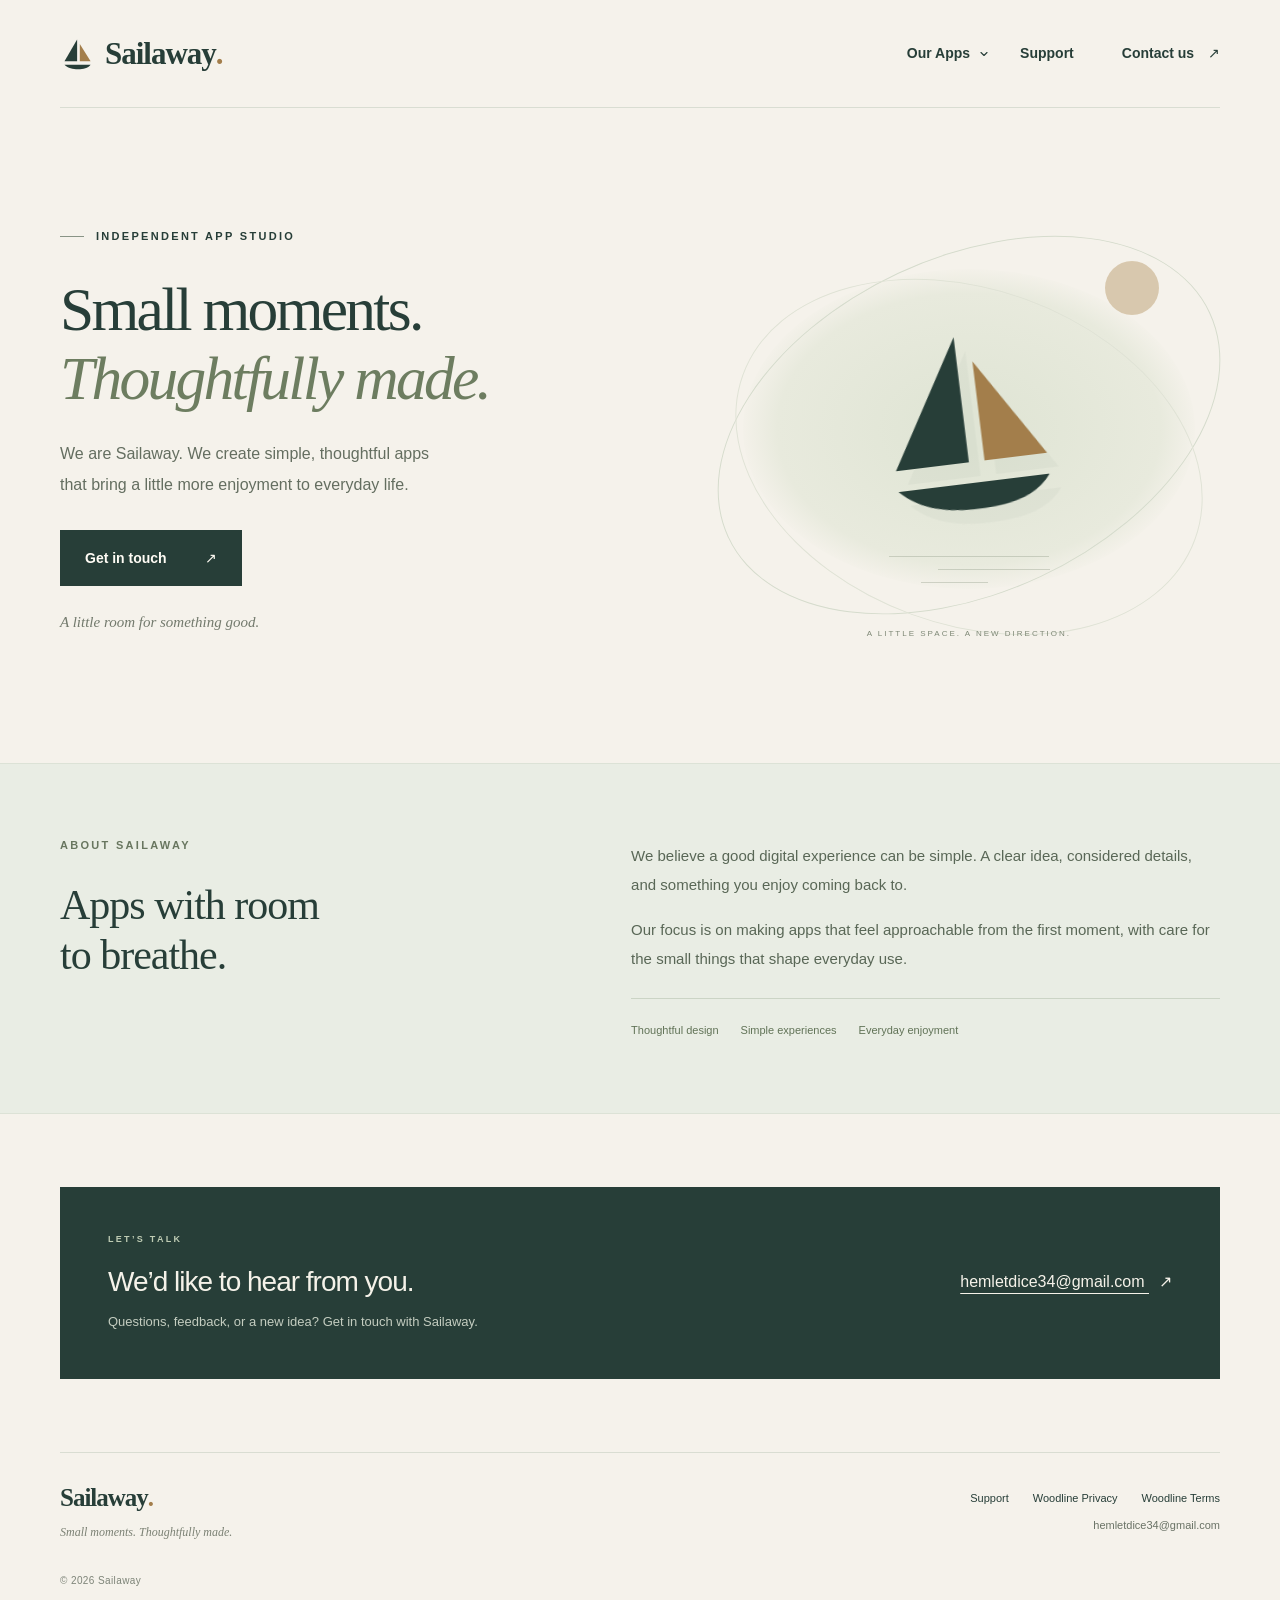
<file: index.html>
<!doctype html>
<html lang="en"><head>
<meta charset="utf-8"><meta name="viewport" content="width=device-width, initial-scale=1"><meta name="theme-color" content="#f5f2eb">
<meta name="description" content="Sailaway is an independent app studio creating simple, thoughtful digital experiences for everyday life."><meta property="og:title" content="Sailaway — Small moments. Thoughtfully made."><meta property="og:description" content="Sailaway is an independent app studio creating simple, thoughtful digital experiences for everyday life."><meta property="og:type" content="website">
<title>Sailaway — Small moments. Thoughtfully made.</title><link rel="icon" href="assets/sailaway.svg" type="image/svg+xml"><link rel="stylesheet" href="assets/site.css?v=2"><script src="assets/site.js?v=2" defer></script>
</head><body><a class="skip-link" href="#main">Skip to content</a>
<header class="site-header wrap">
  <a class="brand" href="./" aria-label="Sailaway home"><img src="assets/sailaway.svg" width="36" height="36" alt="">Sailaway<span class="brand-dot">.</span></a>
  <nav aria-label="Main navigation">
    <details class="apps-dropdown">
      <summary>Our Apps <svg class="dropdown-chevron" width="12" height="12" viewBox="0 0 16 16" fill="none" aria-hidden="true"><path d="m4 6 4 4 4-4" stroke="currentColor" stroke-width="1.5" stroke-linecap="round" stroke-linejoin="round"/></svg></summary>
      <div class="apps-panel"><p class="apps-label">MADE BY SAILAWAY</p><ul><li><a class="app-menu-link" href="woodline/"><img src="assets/woodline-icon.webp" width="48" height="48" alt=""><span><strong>Woodline</strong><small>Wood block puzzle</small></span><span class="app-menu-arrow" aria-hidden="true">↗</span></a></li><li><a class="app-menu-link" href="lastroad/"><svg width="48" height="48" viewBox="0 0 48 48" aria-hidden="true"><rect width="48" height="48" rx="11" fill="#1f2a24"/><path d="M20 40 23 8h2l3 32z" fill="#f5f2eb" opacity=".9"/><path d="M24 12v6m0 6v6" stroke="#1f2a24" stroke-width="2"/></svg><span><strong>LastRoad</strong><small>Zombie survival story</small></span><span class="app-menu-arrow" aria-hidden="true">↗</span></a></li></ul></div>
    </details>
    <a href="support.html">Support</a>
    <a class="nav-contact" href="mailto:hemletdice34@gmail.com">Contact us <span aria-hidden="true">↗</span></a>
  </nav>
</header>
<main id="main">
  <section class="wrap company-hero" aria-labelledby="company-title">
    <div class="company-copy"><p class="eyebrow"><span class="tiny-line"></span> INDEPENDENT APP STUDIO</p><h1 id="company-title">Small moments.<br><em>Thoughtfully made.</em></h1><p class="company-lead">We are Sailaway. We create simple, thoughtful apps that bring a little more enjoyment to everyday life.</p><a class="button button-dark" href="mailto:hemletdice34@gmail.com">Get in touch <span aria-hidden="true">↗</span></a><p class="hero-note">A little room for something good.</p></div>
    <div class="company-art" aria-hidden="true"><div class="sail-orbit orbit-one"></div><div class="sail-orbit orbit-two"></div><div class="sail-sun"></div><img class="company-sail" src="assets/sailaway.svg" width="260" height="260" alt=""><span class="sea-line sea-one"></span><span class="sea-line sea-two"></span><span class="sea-line sea-three"></span><span class="company-art-label">A LITTLE SPACE. A NEW DIRECTION.</span></div>
  </section>
  <section class="company-about" aria-labelledby="about-title"><div class="wrap company-about-grid"><div><p class="eyebrow">ABOUT SAILAWAY</p><h2 id="about-title">Apps with room<br>to breathe.</h2></div><div class="company-about-copy"><p>We believe a good digital experience can be simple. A clear idea, considered details, and something you enjoy coming back to.</p><p>Our focus is on making apps that feel approachable from the first moment, with care for the small things that shape everyday use.</p><div class="studio-values"><span>Thoughtful design</span><span>Simple experiences</span><span>Everyday enjoyment</span></div></div></div></section>
  <section class="wrap support-section" aria-labelledby="contact-title"><div class="contact-panel"><div><p class="eyebrow">LET’S TALK</p><h2 id="contact-title">We’d like to hear from you.</h2><p>Questions, feedback, or a new idea? Get in touch with Sailaway.</p></div><a class="company-contact-email" href="mailto:hemletdice34@gmail.com">hemletdice34@gmail.com <span aria-hidden="true">↗</span></a></div></section>
</main><footer class="site-footer wrap"><div><a class="brand footer-brand" href="./">Sailaway<span class="brand-dot">.</span></a><p>Small moments. Thoughtfully made.</p></div><div class="footer-links"><a href="support.html">Support</a><a href="woodline/privacy.html">Woodline Privacy</a><a href="woodline/terms.html">Woodline Terms</a><a href="mailto:hemletdice34@gmail.com">hemletdice34@gmail.com</a></div><p class="copyright">© 2026 Sailaway</p></footer></body></html>
</file>
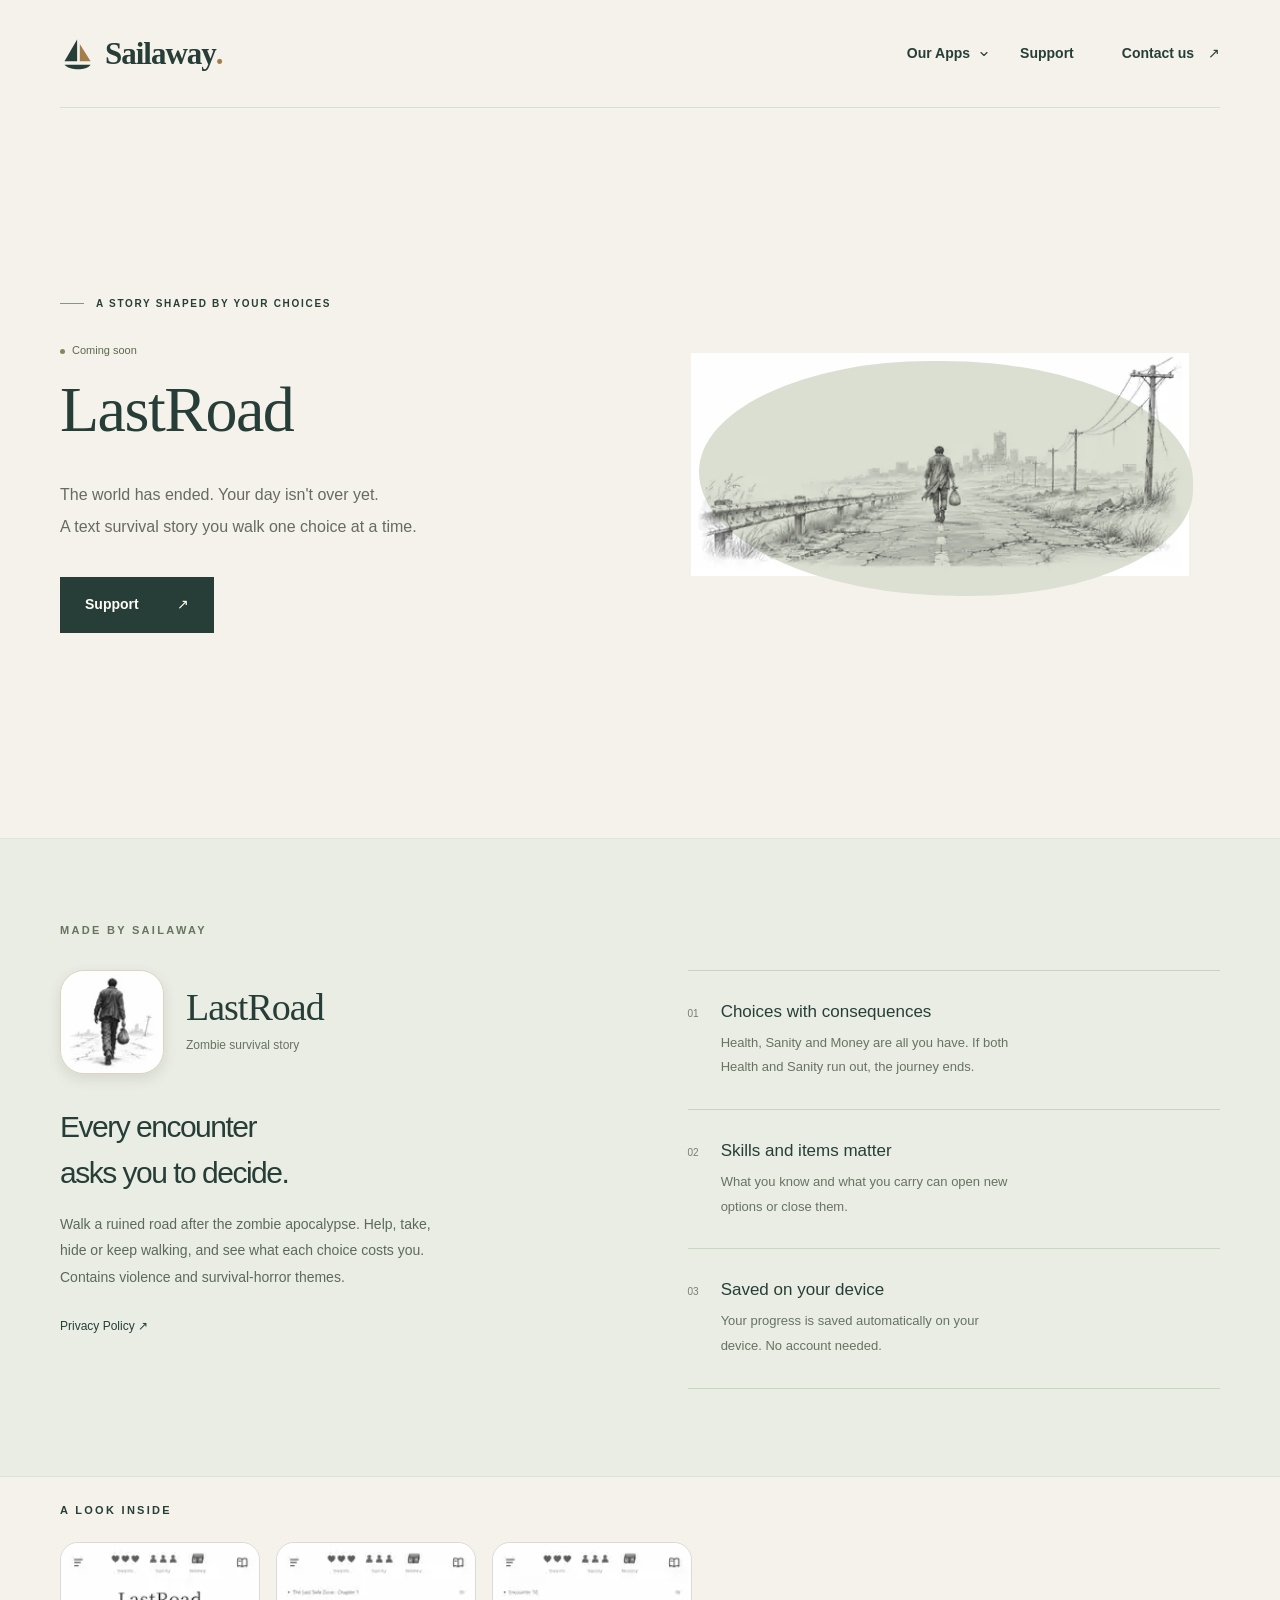
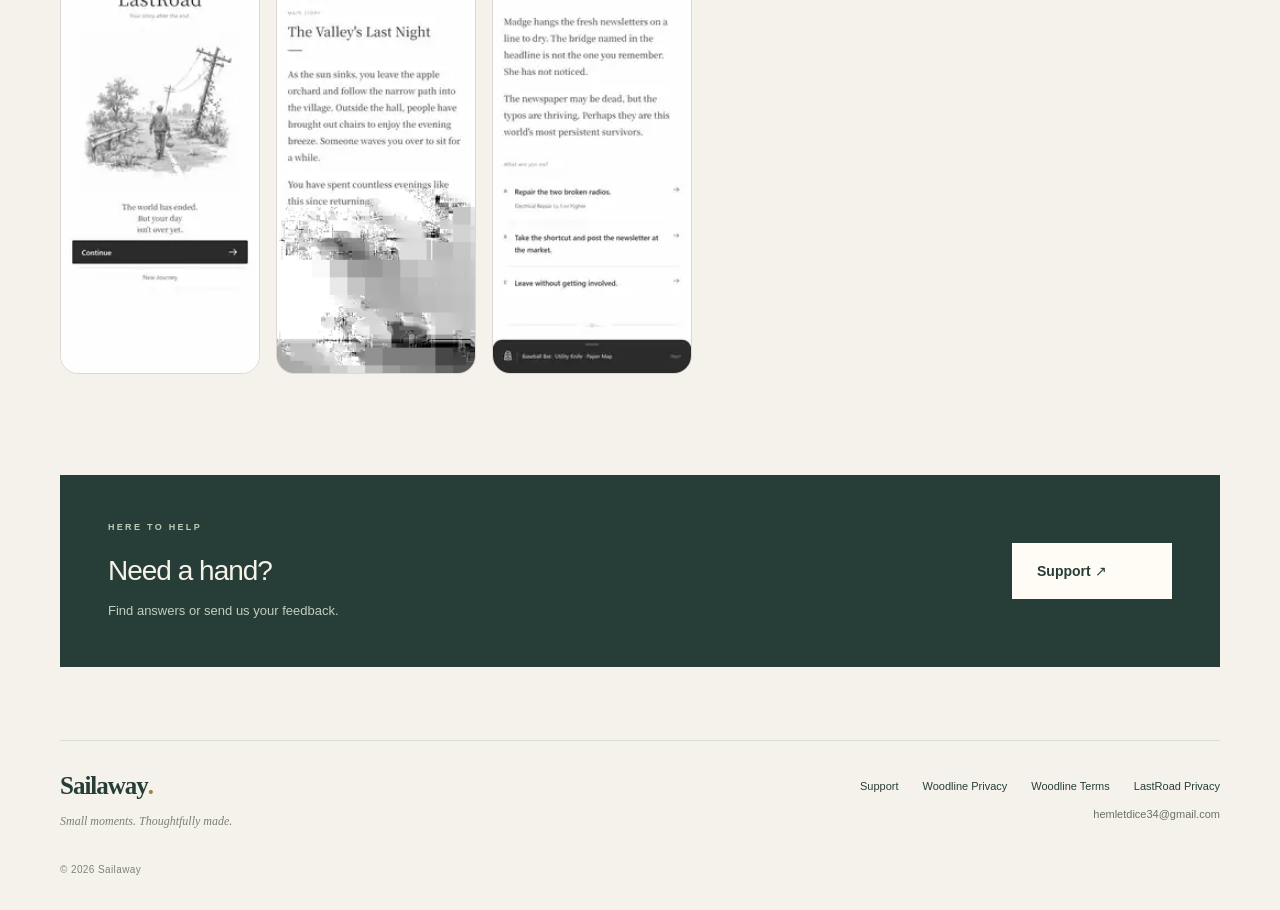
<file: lastroad/index.html>
<!doctype html>
<html lang="en"><head>
<meta charset="utf-8"><meta name="viewport" content="width=device-width, initial-scale=1"><meta name="theme-color" content="#f5f2eb">
<meta name="description" content="A text survival story after the zombie apocalypse. Walk a ruined road and decide who you will become."><meta property="og:title" content="LastRoad — Sailaway"><meta property="og:description" content="A text survival story after the zombie apocalypse. Walk a ruined road and decide who you will become."><meta property="og:type" content="website">
<title>LastRoad — Sailaway</title><link rel="icon" href="../assets/sailaway.svg" type="image/svg+xml"><link rel="stylesheet" href="../assets/site.css?v=2"><script src="../assets/site.js?v=2" defer></script>
</head><body><a class="skip-link" href="#main">Skip to content</a>
<header class="site-header wrap">
<a class="brand" href="../" aria-label="Sailaway home"><img src="../assets/sailaway.svg" width="36" height="36" alt="">Sailaway<span class="brand-dot">.</span></a>
<nav aria-label="Main navigation">
<details class="apps-dropdown">
<summary>Our Apps <svg class="dropdown-chevron" width="12" height="12" viewBox="0 0 16 16" fill="none" aria-hidden="true"><path d="m4 6 4 4 4-4" stroke="currentColor" stroke-width="1.5" stroke-linecap="round" stroke-linejoin="round"/></svg></summary>
<div class="apps-panel"><p class="apps-label">MADE BY SAILAWAY</p><ul><li><a class="app-menu-link" href="../woodline/"><img src="../assets/woodline-icon.webp" width="48" height="48" alt=""><span><strong>Woodline</strong><small>Wood block puzzle</small></span><span class="app-menu-arrow" aria-hidden="true">↗</span></a></li><li><a class="app-menu-link" href="../lastroad/"><img src="[data-uri]" width="48" height="48" alt="" style="border-radius:11px"><span><strong>LastRoad</strong><small>Zombie survival story</small></span><span class="app-menu-arrow" aria-hidden="true">↗</span></a></li></ul></div>
</details>
<a href="../support.html">Support</a>
<a class="nav-contact" href="mailto:hemletdice34@gmail.com">Contact us <span aria-hidden="true">↗</span></a>
</nav>
</header>
<main id="main">
<section class="hero wrap" aria-labelledby="hero-title"><div class="hero-copy"><p class="eyebrow"><span class="tiny-line"></span> A STORY SHAPED BY YOUR CHOICES</p><p class="status"><span aria-hidden="true"></span>Coming soon</p><h1 id="hero-title" class="woodline-title">LastRoad</h1><p class="hero-description">The world has ended. Your day isn't over yet.<br>A text survival story you walk one choice at a time.</p><a class="button button-dark" href="../support.html">Support <span aria-hidden="true">↗</span></a></div><div class="hero-art"><img src="[data-uri]" width="520" height="233" alt="A lone figure walks a cracked road toward a ruined skyline" style="width:100%;height:auto;mix-blend-mode:multiply"></div></section>
<section class="product-section" aria-labelledby="product-title"><div class="wrap product"><div class="product-intro"><p class="eyebrow">MADE BY SAILAWAY</p><div class="product-identity"><img class="app-icon" src="[data-uri]" width="112" height="112" alt="LastRoad app icon: a lone figure walking a ruined road" style="border-radius:24px"><div><h2 id="product-title">LastRoad</h2><p class="product-type">Zombie survival story</p></div></div><h3>Every encounter<br>asks you to decide.</h3><p class="product-description">Walk a ruined road after the zombie apocalypse. Help, take, hide or keep walking, and see what each choice costs you. Contains violence and survival-horror themes.</p><div class="product-links"><a href="privacy.html">Privacy Policy ↗</a></div></div><div class="feature-list"><article class="feature"><span class="feature-number">01</span><div><h3>Choices with consequences</h3><p>Health, Sanity and Money are all you have. If both Health and Sanity run out, the journey ends.</p></div></article><article class="feature"><span class="feature-number">02</span><div><h3>Skills and items matter</h3><p>What you know and what you carry can open new options or close them.</p></div></article><article class="feature"><span class="feature-number">03</span><div><h3>Saved on your device</h3><p>Your progress is saved automatically on your device. No account needed.</p></div></article></div></div></section>
<section class="wrap" aria-labelledby="shots-title" style="padding:24px 0 8px"><p class="eyebrow" id="shots-title">A LOOK INSIDE</p><div style="display:flex;gap:16px;overflow-x:auto;padding:12px 0 20px"><img style="flex:0 0 auto;width:min(200px,52vw);height:auto;border-radius:18px;border:1px solid rgba(0,0,0,.1)" src="[data-uri]" width="180" height="391" alt="LastRoad home screen" loading="lazy"><img style="flex:0 0 auto;width:min(200px,52vw);height:auto;border-radius:18px;border:1px solid rgba(0,0,0,.1)" src="[data-uri]" width="180" height="391" alt="LastRoad story screen with Health, Sanity and Money" loading="lazy"><img style="flex:0 0 auto;width:min(200px,52vw);height:auto;border-radius:18px;border:1px solid rgba(0,0,0,.1)" src="[data-uri]" width="180" height="391" alt="LastRoad choices screen" loading="lazy"></div></section>
<section class="wrap support-section"><div class="contact-panel"><div><p class="eyebrow">HERE TO HELP</p><h2>Need a hand?</h2><p>Find answers or send us your feedback.</p></div><a class="button button-light" href="../support.html">Support ↗</a></div></section>
</main><footer class="site-footer wrap"><div><a class="brand footer-brand" href="../">Sailaway<span class="brand-dot">.</span></a><p>Small moments. Thoughtfully made.</p></div><div class="footer-links"><a href="../support.html">Support</a><a href="../woodline/privacy.html">Woodline Privacy</a><a href="../woodline/terms.html">Woodline Terms</a><a href="../lastroad/privacy.html">LastRoad Privacy</a><a href="mailto:hemletdice34@gmail.com">hemletdice34@gmail.com</a></div><p class="copyright">© 2026 Sailaway</p></footer></body></html>
</file>
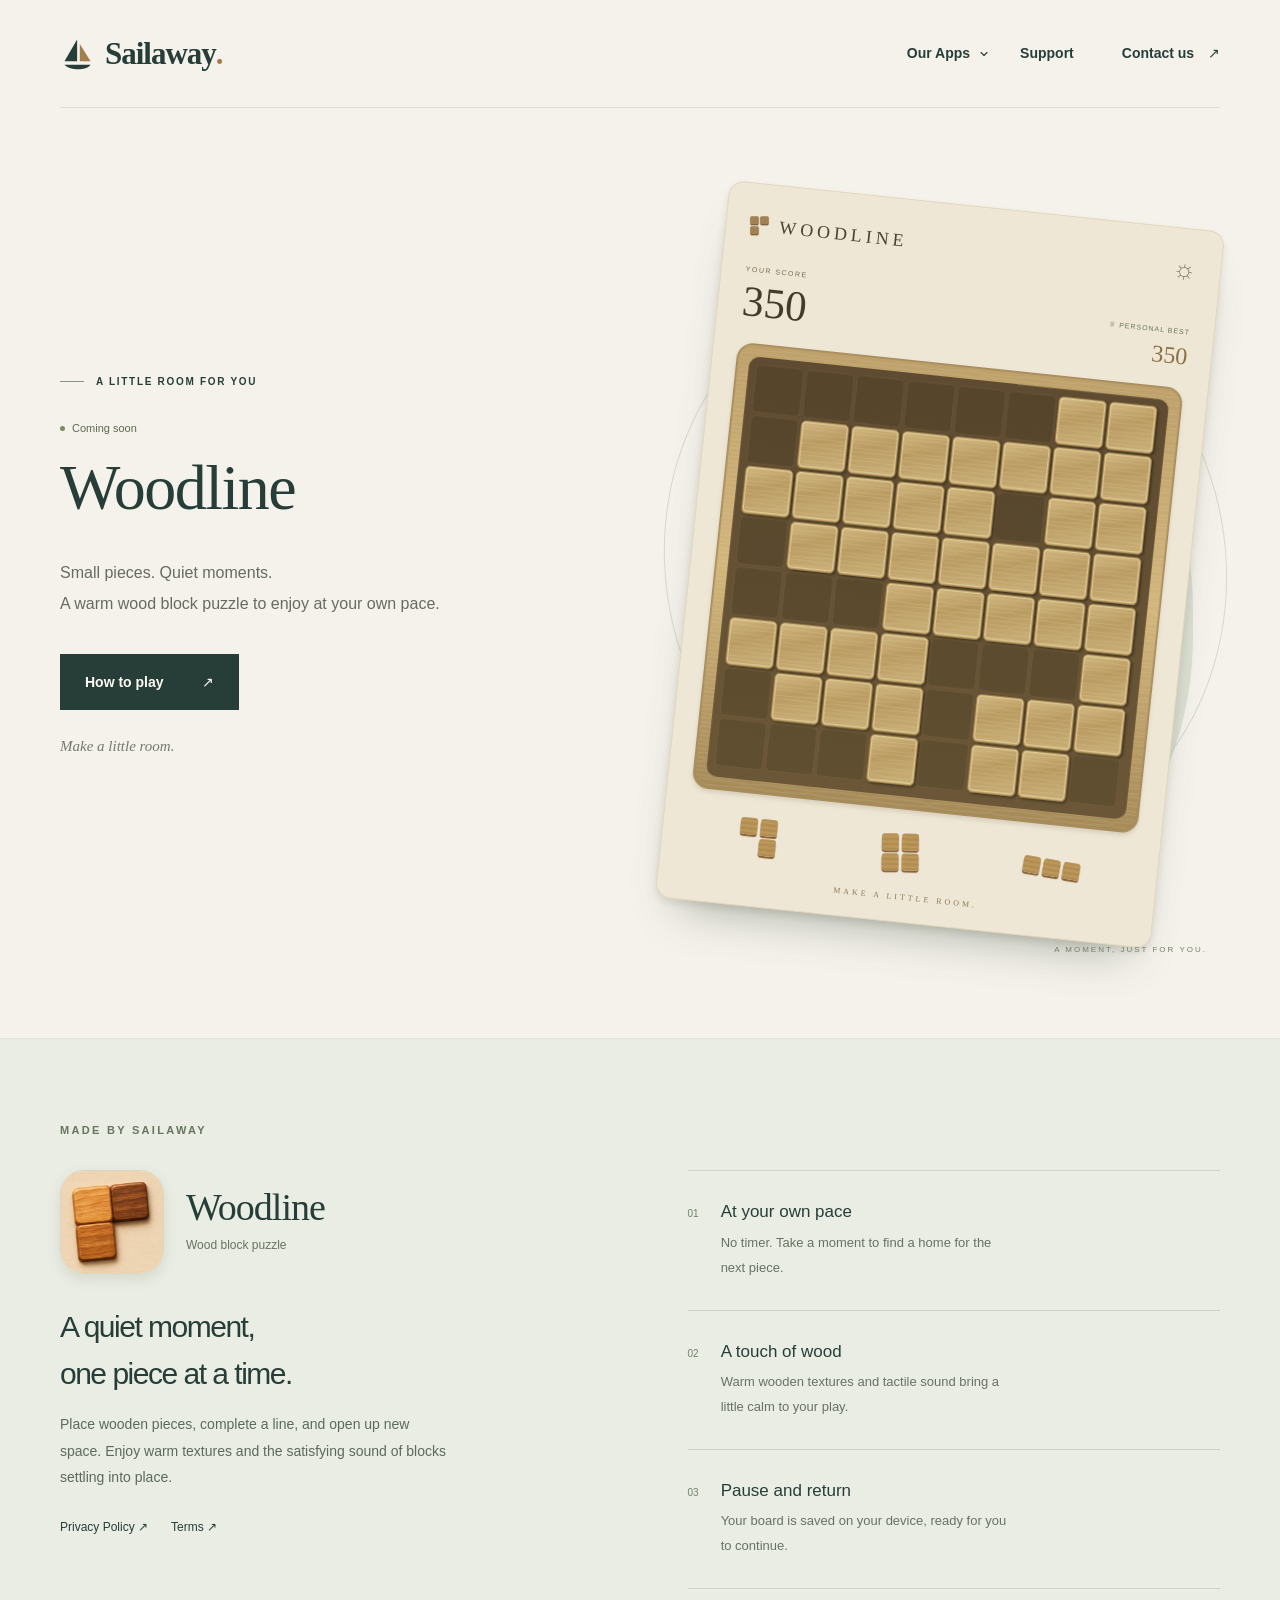
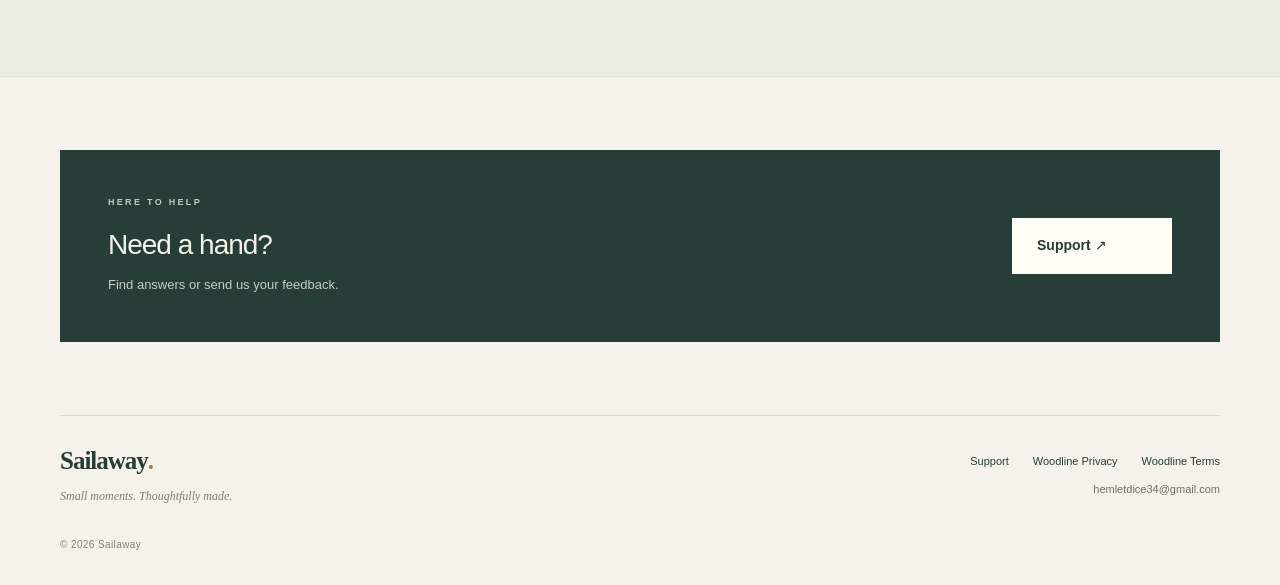
<file: woodline/index.html>
<!doctype html>
<html lang="en"><head>
<meta charset="utf-8"><meta name="viewport" content="width=device-width, initial-scale=1"><meta name="theme-color" content="#f5f2eb">
<meta name="description" content="A warm wood block puzzle. Place a piece, clear a line, and make a little room with Woodline."><meta property="og:title" content="Woodline — Sailaway"><meta property="og:description" content="A warm wood block puzzle. Place a piece, clear a line, and make a little room with Woodline."><meta property="og:type" content="website">
<title>Woodline — Sailaway</title><link rel="icon" href="../assets/sailaway.svg" type="image/svg+xml"><link rel="stylesheet" href="../assets/site.css?v=2"><script src="../assets/site.js?v=2" defer></script>
</head><body><a class="skip-link" href="#main">Skip to content</a>
<header class="site-header wrap">
  <a class="brand" href="../" aria-label="Sailaway home"><img src="../assets/sailaway.svg" width="36" height="36" alt="">Sailaway<span class="brand-dot">.</span></a>
  <nav aria-label="Main navigation">
    <details class="apps-dropdown">
      <summary>Our Apps <svg class="dropdown-chevron" width="12" height="12" viewBox="0 0 16 16" fill="none" aria-hidden="true"><path d="m4 6 4 4 4-4" stroke="currentColor" stroke-width="1.5" stroke-linecap="round" stroke-linejoin="round"/></svg></summary>
      <div class="apps-panel"><p class="apps-label">MADE BY SAILAWAY</p><ul><li><a class="app-menu-link" href="../woodline/"><img src="../assets/woodline-icon.webp" width="48" height="48" alt=""><span><strong>Woodline</strong><small>Wood block puzzle</small></span><span class="app-menu-arrow" aria-hidden="true">↗</span></a></li><li><a class="app-menu-link" href="../lastroad/"><svg width="48" height="48" viewBox="0 0 48 48" aria-hidden="true"><rect width="48" height="48" rx="11" fill="#1f2a24"/><path d="M20 40 23 8h2l3 32z" fill="#f5f2eb" opacity=".9"/><path d="M24 12v6m0 6v6" stroke="#1f2a24" stroke-width="2"/></svg><span><strong>LastRoad</strong><small>Zombie survival story</small></span><span class="app-menu-arrow" aria-hidden="true">↗</span></a></li></ul></div>
    </details>
    <a href="../support.html">Support</a>
    <a class="nav-contact" href="mailto:hemletdice34@gmail.com">Contact us <span aria-hidden="true">↗</span></a>
  </nav>
</header>
<main id="main">
  <section class="hero wrap" aria-labelledby="hero-title"><div class="hero-copy"><p class="eyebrow"><span class="tiny-line"></span> A LITTLE ROOM FOR YOU</p><p class="status"><span aria-hidden="true"></span>Coming soon</p><h1 id="hero-title" class="woodline-title">Woodline</h1><p class="hero-description">Small pieces. Quiet moments.<br>A warm wood block puzzle to enjoy at your own pace.</p><a class="button button-dark" href="../support.html#how-to-play">How to play <span aria-hidden="true">↗</span></a><p class="hero-note">Make a little room.</p></div>
    <div class="hero-art"><div class="art-orbit" aria-hidden="true"></div><div class="woodline-preview"><div class="preview-heading"><span class="preview-logo" aria-hidden="true"><i></i><i></i><i></i></span><span>WOODLINE</span><span class="preview-sun" aria-hidden="true">☼</span></div><div class="preview-score"><div><span>YOUR SCORE</span><strong>350</strong></div><div class="preview-best"><span>♕ PERSONAL BEST</span><strong>350</strong></div></div><img class="board-art" src="../assets/woodline-board.svg" width="512" height="512" alt="An example Woodline board with wooden blocks on an eight-by-eight grid"><div class="preview-pieces" aria-hidden="true"><span class="mini-piece piece-a"><i></i><i></i><i></i></span><span class="mini-piece piece-b"><i></i><i></i><i></i><i></i></span><span class="mini-piece piece-c"><i></i><i></i><i></i></span></div><p class="preview-caption">MAKE A LITTLE ROOM.</p></div><span class="art-label" aria-hidden="true">A MOMENT, JUST FOR YOU.</span></div>
  </section>
  <section class="product-section" aria-labelledby="product-title"><div class="wrap product"><div class="product-intro"><p class="eyebrow">MADE BY SAILAWAY</p><div class="product-identity"><img class="app-icon" src="../assets/woodline-icon.webp" width="112" height="112" alt="Woodline app icon: three wooden blocks in an L shape" loading="lazy"><div><h2 id="product-title">Woodline</h2><p class="product-type">Wood block puzzle</p></div></div><h3>A quiet moment,<br>one piece at a time.</h3><p class="product-description">Place wooden pieces, complete a line, and open up new space. Enjoy warm textures and the satisfying sound of blocks settling into place.</p><div class="product-links"><a href="privacy.html">Privacy Policy ↗</a><a href="terms.html">Terms ↗</a></div></div><div class="feature-list"><article class="feature"><span class="feature-number">01</span><div><h3>At your own pace</h3><p>No timer. Take a moment to find a home for the next piece.</p></div></article><article class="feature"><span class="feature-number">02</span><div><h3>A touch of wood</h3><p>Warm wooden textures and tactile sound bring a little calm to your play.</p></div></article><article class="feature"><span class="feature-number">03</span><div><h3>Pause and return</h3><p>Your board is saved on your device, ready for you to continue.</p></div></article></div></div></section>
  <section class="wrap support-section"><div class="contact-panel"><div><p class="eyebrow">HERE TO HELP</p><h2>Need a hand?</h2><p>Find answers or send us your feedback.</p></div><a class="button button-light" href="../support.html">Support ↗</a></div></section>
</main><footer class="site-footer wrap"><div><a class="brand footer-brand" href="../">Sailaway<span class="brand-dot">.</span></a><p>Small moments. Thoughtfully made.</p></div><div class="footer-links"><a href="../support.html">Support</a><a href="../woodline/privacy.html">Woodline Privacy</a><a href="../woodline/terms.html">Woodline Terms</a><a href="mailto:hemletdice34@gmail.com">hemletdice34@gmail.com</a></div><p class="copyright">© 2026 Sailaway</p></footer></body></html>
</file>
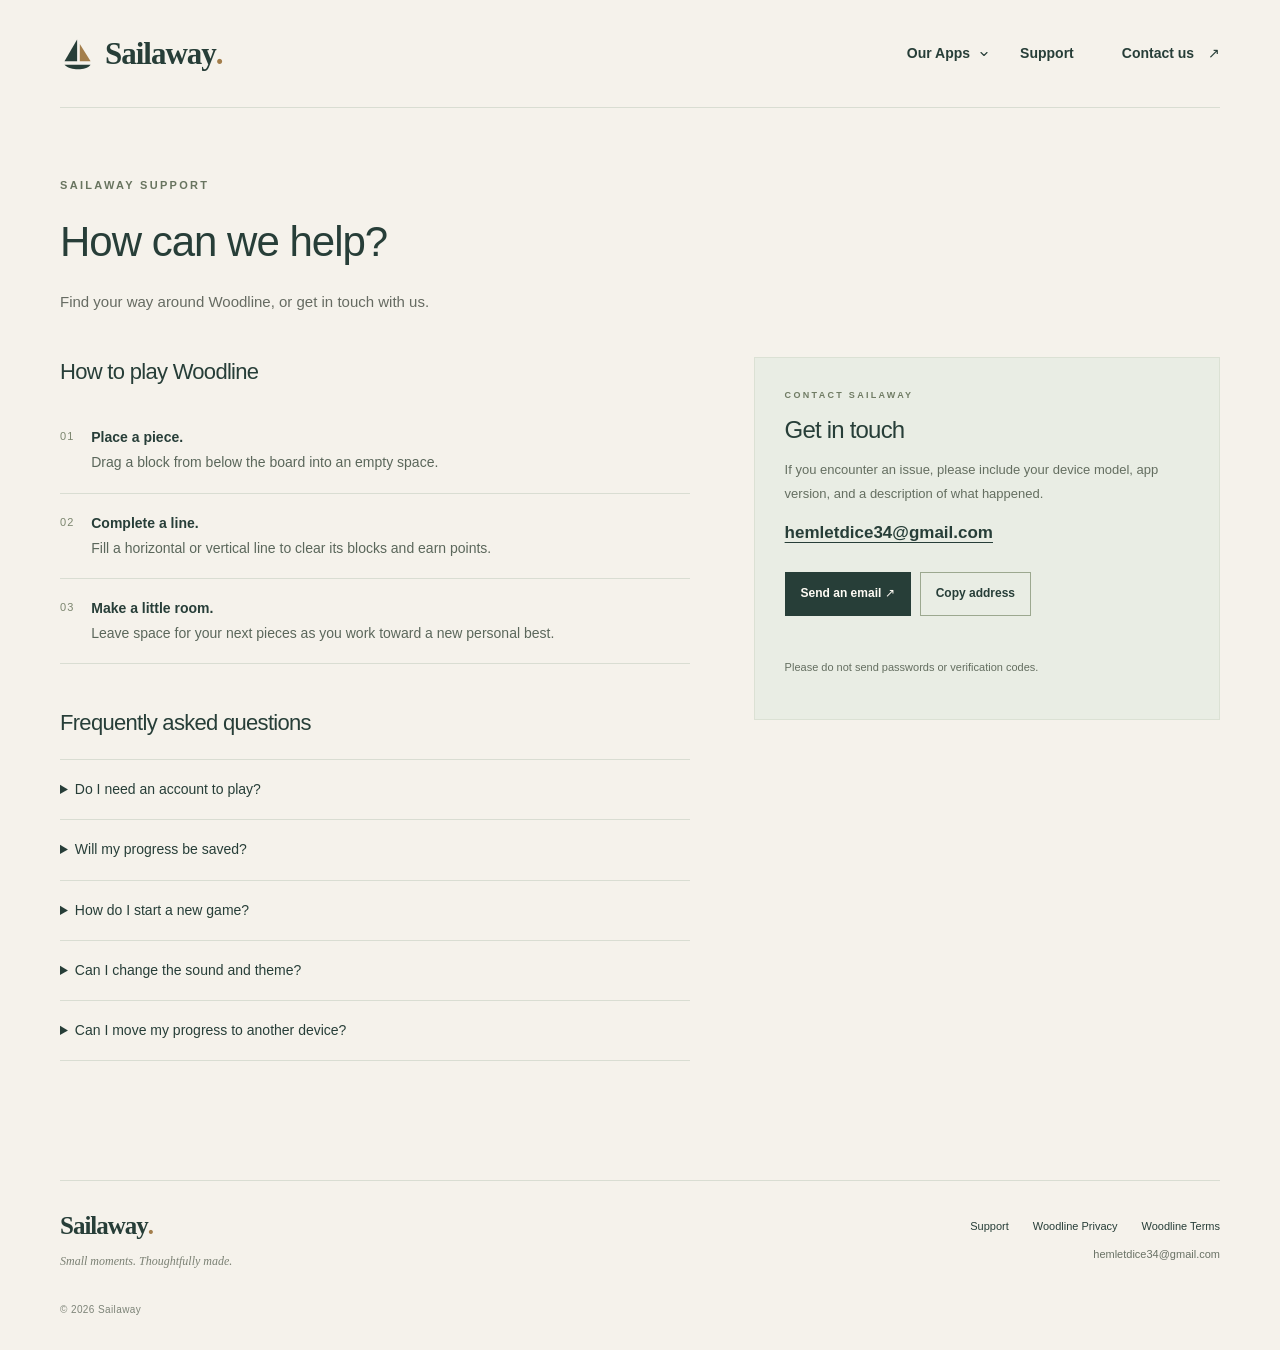
<file: support.html>
<!doctype html>
<html lang="en"><head>
<meta charset="utf-8"><meta name="viewport" content="width=device-width, initial-scale=1"><meta name="theme-color" content="#f5f2eb">
<meta name="description" content="Woodline help, frequently asked questions, and contact information for Sailaway."><meta property="og:title" content="Support — Sailaway"><meta property="og:description" content="Woodline help, frequently asked questions, and contact information for Sailaway."><meta property="og:type" content="website">
<title>Support — Sailaway</title><link rel="icon" href="assets/sailaway.svg" type="image/svg+xml"><link rel="stylesheet" href="assets/site.css?v=2"><script src="assets/site.js?v=2" defer></script>
</head><body><a class="skip-link" href="#main">Skip to content</a>
<header class="site-header wrap">
  <a class="brand" href="./" aria-label="Sailaway home"><img src="assets/sailaway.svg" width="36" height="36" alt="">Sailaway<span class="brand-dot">.</span></a>
  <nav aria-label="Main navigation">
    <details class="apps-dropdown">
      <summary>Our Apps <svg class="dropdown-chevron" width="12" height="12" viewBox="0 0 16 16" fill="none" aria-hidden="true"><path d="m4 6 4 4 4-4" stroke="currentColor" stroke-width="1.5" stroke-linecap="round" stroke-linejoin="round"/></svg></summary>
      <div class="apps-panel"><p class="apps-label">MADE BY SAILAWAY</p><ul><li><a class="app-menu-link" href="woodline/"><img src="assets/woodline-icon.webp" width="48" height="48" alt=""><span><strong>Woodline</strong><small>Wood block puzzle</small></span><span class="app-menu-arrow" aria-hidden="true">↗</span></a></li><li><a class="app-menu-link" href="lastroad/"><svg width="48" height="48" viewBox="0 0 48 48" aria-hidden="true"><rect width="48" height="48" rx="11" fill="#1f2a24"/><path d="M20 40 23 8h2l3 32z" fill="#f5f2eb" opacity=".9"/><path d="M24 12v6m0 6v6" stroke="#1f2a24" stroke-width="2"/></svg><span><strong>LastRoad</strong><small>Zombie survival story</small></span><span class="app-menu-arrow" aria-hidden="true">↗</span></a></li></ul></div>
    </details>
    <a href="support.html">Support</a>
    <a class="nav-contact" href="mailto:hemletdice34@gmail.com">Contact us <span aria-hidden="true">↗</span></a>
  </nav>
</header>
<main class="wrap page-main" id="main"><div class="page-heading"><p class="eyebrow">SAILAWAY SUPPORT</p><h1>How can we help?</h1><p>Find your way around Woodline, or get in touch with us.</p></div><div class="support-grid"><div>
<section class="help-section" id="how-to-play" aria-labelledby="play-title"><h2 class="section-title" id="play-title">How to play Woodline</h2><ol class="steps"><li><span><strong>Place a piece.</strong><br>Drag a block from below the board into an empty space.</span></li><li><span><strong>Complete a line.</strong><br>Fill a horizontal or vertical line to clear its blocks and earn points.</span></li><li><span><strong>Make a little room.</strong><br>Leave space for your next pieces as you work toward a new personal best.</span></li></ol></section>
<section class="help-section faq" aria-labelledby="faq-title"><h2 class="section-title" id="faq-title">Frequently asked questions</h2>
<details><summary>Do I need an account to play?</summary><p>No. Woodline is designed to let you start playing without signing in. In the current version, Google and Apple account linking is a demonstration only and does not connect a real account.</p></details>
<details><summary>Will my progress be saved?</summary><p>Your board and score are saved on your current device. When you return and select Play, you can choose to continue. Uninstalling the app or clearing its stored data may remove your progress.</p></details>
<details><summary>How do I start a new game?</summary><p>Tap the restart button during a game, then select the option to start a new game. This replaces your current progress. To keep playing your current board, select the option to continue.</p></details>
<details><summary>Can I change the sound and theme?</summary><p>Use the speaker icon in the game to turn sound effects on or off. Tap the sun icon on the main screen to switch between light and dark mode.</p></details>
<details><summary>Can I move my progress to another device?</summary><p>The current version saves progress locally. Real account linking and synchronization between devices are not available.</p></details></section></div>
<aside class="contact-card" aria-labelledby="contact-title"><p class="eyebrow">CONTACT SAILAWAY</p><h2 id="contact-title">Get in touch</h2><p>If you encounter an issue, please include your device model, app version, and a description of what happened.</p><a class="email-address" href="mailto:hemletdice34@gmail.com">hemletdice34@gmail.com</a><div class="contact-actions"><a class="button button-dark" href="mailto:hemletdice34@gmail.com?subject=Woodline%20Support">Send an email ↗</a><button class="button button-outline" type="button" data-copy-email hidden>Copy address</button></div><p class="copy-status" id="copy-status" role="status" aria-live="polite"></p><p class="contact-note">Please do not send passwords or verification codes.</p></aside></div></main><footer class="site-footer wrap"><div><a class="brand footer-brand" href="./">Sailaway<span class="brand-dot">.</span></a><p>Small moments. Thoughtfully made.</p></div><div class="footer-links"><a href="support.html">Support</a><a href="woodline/privacy.html">Woodline Privacy</a><a href="woodline/terms.html">Woodline Terms</a><a href="mailto:hemletdice34@gmail.com">hemletdice34@gmail.com</a></div><p class="copyright">© 2026 Sailaway</p></footer></body></html>
</file>
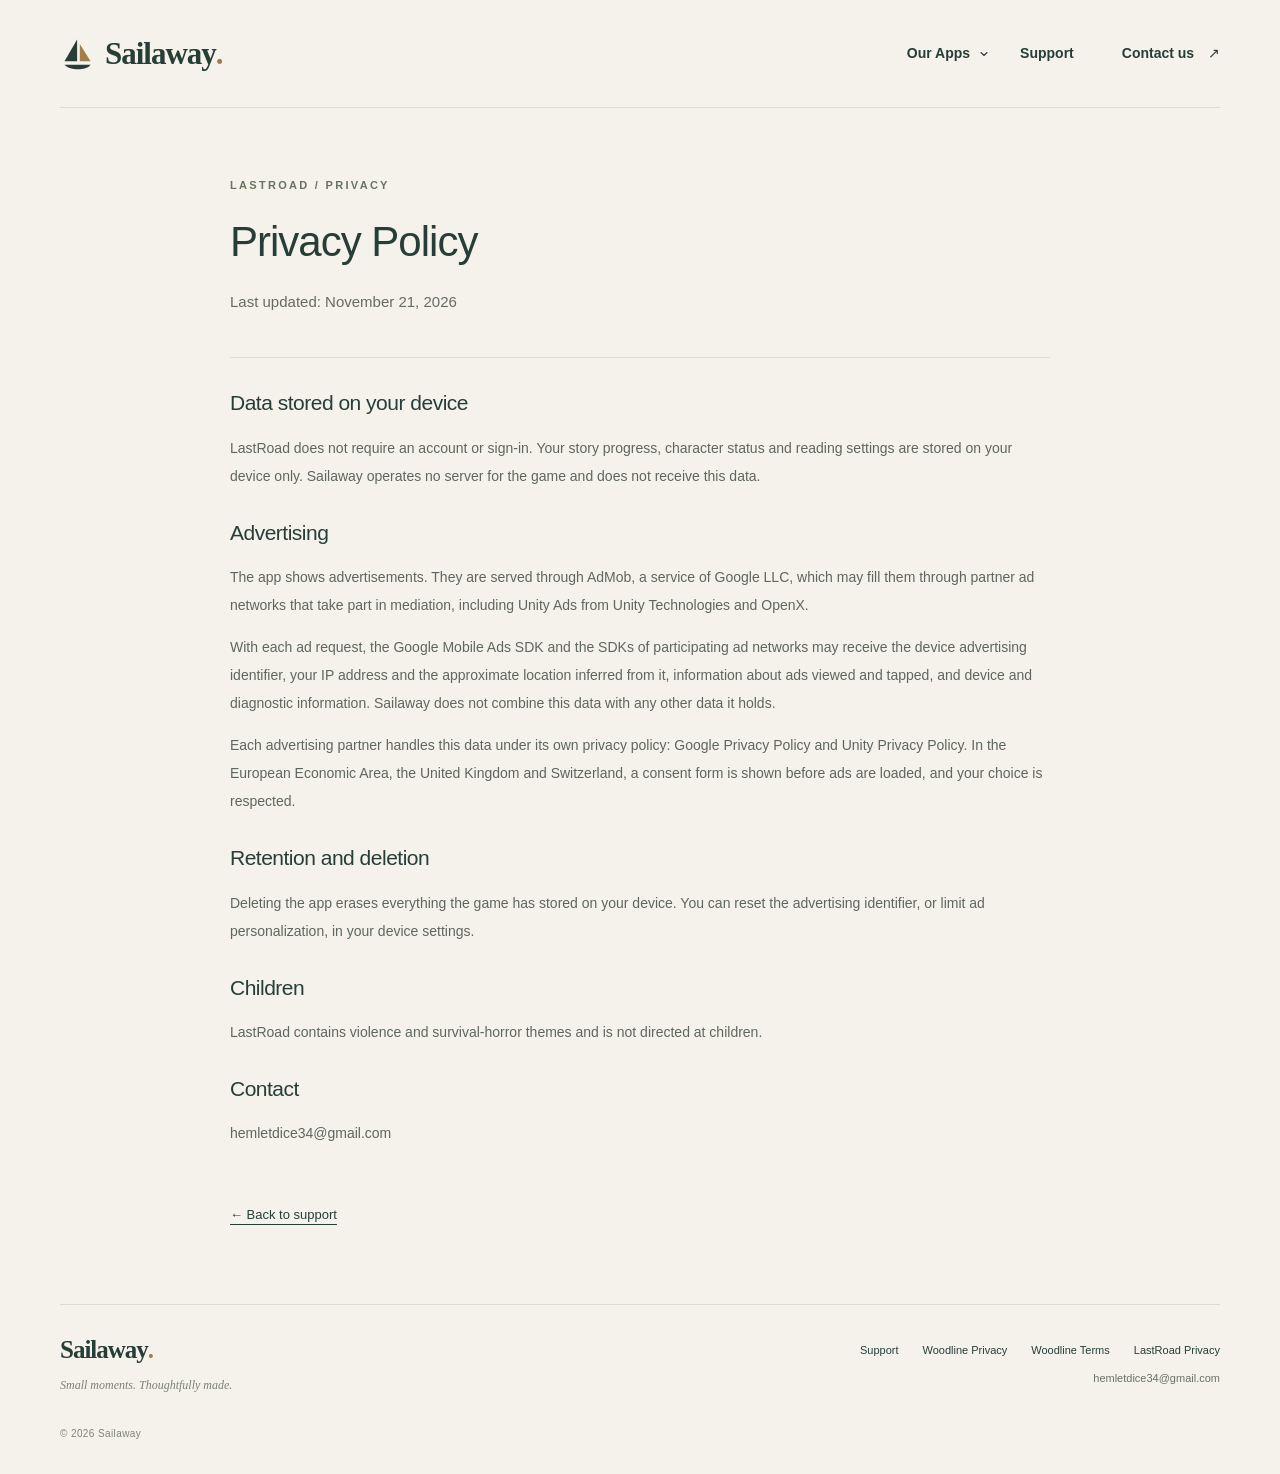
<file: lastroad/privacy.html>
<!doctype html>
<html lang="en"><head>
<meta charset="utf-8"><meta name="viewport" content="width=device-width, initial-scale=1"><meta name="theme-color" content="#f5f2eb">
<meta name="description" content="How advertising and stored data are handled in LastRoad."><meta property="og:title" content="LastRoad Privacy Policy — Sailaway"><meta property="og:description" content="How advertising and stored data are handled in LastRoad."><meta property="og:type" content="website">
<title>LastRoad Privacy Policy — Sailaway</title><link rel="icon" href="../assets/sailaway.svg" type="image/svg+xml"><link rel="stylesheet" href="../assets/site.css?v=2"><script src="../assets/site.js?v=2" defer></script>
</head><body><a class="skip-link" href="#main">Skip to content</a>
<header class="site-header wrap">
<a class="brand" href="../" aria-label="Sailaway home"><img src="../assets/sailaway.svg" width="36" height="36" alt="">Sailaway<span class="brand-dot">.</span></a>
<nav aria-label="Main navigation">
<details class="apps-dropdown">
<summary>Our Apps <svg class="dropdown-chevron" width="12" height="12" viewBox="0 0 16 16" fill="none" aria-hidden="true"><path d="m4 6 4 4 4-4" stroke="currentColor" stroke-width="1.5" stroke-linecap="round" stroke-linejoin="round"/></svg></summary>
<div class="apps-panel"><p class="apps-label">MADE BY SAILAWAY</p><ul><li><a class="app-menu-link" href="../woodline/"><img src="../assets/woodline-icon.webp" width="48" height="48" alt=""><span><strong>Woodline</strong><small>Wood block puzzle</small></span><span class="app-menu-arrow" aria-hidden="true">↗</span></a></li><li><a class="app-menu-link" href="../lastroad/"><svg width="48" height="48" viewBox="0 0 48 48" aria-hidden="true"><rect width="48" height="48" rx="11" fill="#1f2a24"/><path d="M20 40 23 8h2l3 32z" fill="#f5f2eb" opacity=".9"/><path d="M24 12v6m0 6v6" stroke="#1f2a24" stroke-width="2"/></svg><span><strong>LastRoad</strong><small>Zombie survival story</small></span><span class="app-menu-arrow" aria-hidden="true">↗</span></a></li></ul></div>
</details>
<a href="../support.html">Support</a>
<a class="nav-contact" href="mailto:hemletdice34@gmail.com">Contact us <span aria-hidden="true">↗</span></a>
</nav>
</header>
<main class="wrap page-main legal-main" id="main"><div class="page-heading"><p class="eyebrow">LASTROAD / PRIVACY</p><h1>Privacy Policy</h1><p class="legal-meta">Last updated: November 21, 2026</p></div><div class="legal-content"><section><h2>Data stored on your device</h2><p>LastRoad does not require an account or sign-in. Your story progress, character status and reading settings are stored on your device only. Sailaway operates no server for the game and does not receive this data.</p></section><section><h2>Advertising</h2><p>The app shows advertisements. They are served through AdMob, a service of Google LLC, which may fill them through partner ad networks that take part in mediation, including Unity Ads from Unity Technologies and OpenX.</p><p>With each ad request, the Google Mobile Ads SDK and the SDKs of participating ad networks may receive the device advertising identifier, your IP address and the approximate location inferred from it, information about ads viewed and tapped, and device and diagnostic information. Sailaway does not combine this data with any other data it holds.</p><p>Each advertising partner handles this data under its own privacy policy: <a href="https://policies.google.com/privacy" rel="noopener">Google Privacy Policy</a> and <a href="https://unity.com/legal/privacy-policy" rel="noopener">Unity Privacy Policy</a>. In the European Economic Area, the United Kingdom and Switzerland, a consent form is shown before ads are loaded, and your choice is respected.</p></section><section><h2>Retention and deletion</h2><p>Deleting the app erases everything the game has stored on your device. You can reset the advertising identifier, or limit ad personalization, in your device settings.</p></section><section><h2>Children</h2><p>LastRoad contains violence and survival-horror themes and is not directed at children.</p></section><section><h2>Contact</h2><p><a href="mailto:hemletdice34@gmail.com">hemletdice34@gmail.com</a></p></section></div><a class="back-link" href="../support.html">← Back to support</a></main><footer class="site-footer wrap"><div><a class="brand footer-brand" href="../">Sailaway<span class="brand-dot">.</span></a><p>Small moments. Thoughtfully made.</p></div><div class="footer-links"><a href="../support.html">Support</a><a href="../woodline/privacy.html">Woodline Privacy</a><a href="../woodline/terms.html">Woodline Terms</a><a href="../lastroad/privacy.html">LastRoad Privacy</a><a href="mailto:hemletdice34@gmail.com">hemletdice34@gmail.com</a></div><p class="copyright">© 2026 Sailaway</p></footer></body></html>
</file>
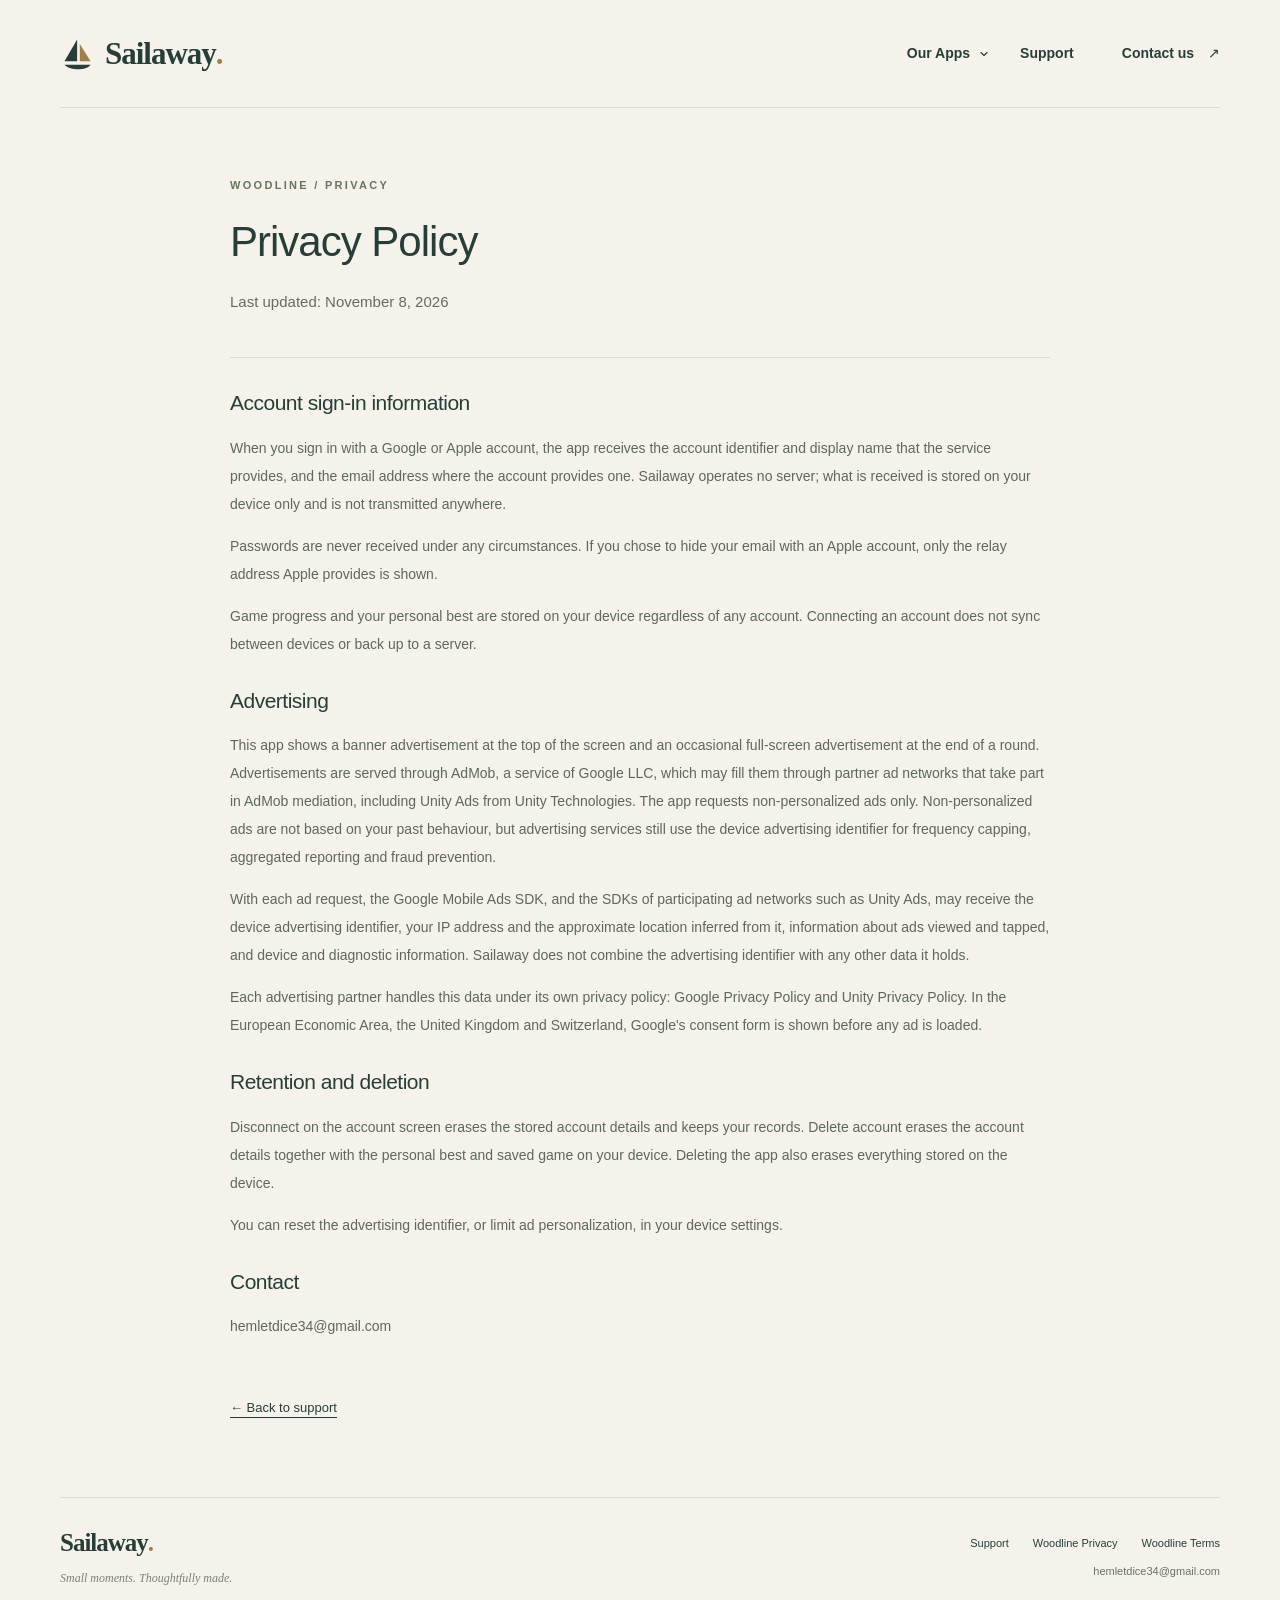
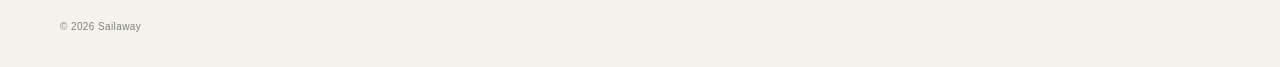
<file: woodline/privacy.html>
<!doctype html>
<html lang="en"><head>
<meta charset="utf-8"><meta name="viewport" content="width=device-width, initial-scale=1"><meta name="theme-color" content="#f5f2eb">
<meta name="description" content="How account sign-in, advertising and stored data are handled in Woodline."><meta property="og:title" content="Woodline Privacy Policy — Sailaway"><meta property="og:description" content="How account sign-in, advertising and stored data are handled in Woodline."><meta property="og:type" content="website">
<title>Woodline Privacy Policy — Sailaway</title><link rel="icon" href="../assets/sailaway.svg" type="image/svg+xml"><link rel="stylesheet" href="../assets/site.css?v=2"><script src="../assets/site.js?v=2" defer></script>
</head><body><a class="skip-link" href="#main">Skip to content</a>
<header class="site-header wrap">
  <a class="brand" href="../" aria-label="Sailaway home"><img src="../assets/sailaway.svg" width="36" height="36" alt="">Sailaway<span class="brand-dot">.</span></a>
  <nav aria-label="Main navigation">
    <details class="apps-dropdown">
      <summary>Our Apps <svg class="dropdown-chevron" width="12" height="12" viewBox="0 0 16 16" fill="none" aria-hidden="true"><path d="m4 6 4 4 4-4" stroke="currentColor" stroke-width="1.5" stroke-linecap="round" stroke-linejoin="round"/></svg></summary>
      <div class="apps-panel"><p class="apps-label">MADE BY SAILAWAY</p><ul><li><a class="app-menu-link" href="../woodline/"><img src="../assets/woodline-icon.webp" width="48" height="48" alt=""><span><strong>Woodline</strong><small>Wood block puzzle</small></span><span class="app-menu-arrow" aria-hidden="true">↗</span></a></li><li><a class="app-menu-link" href="../lastroad/"><svg width="48" height="48" viewBox="0 0 48 48" aria-hidden="true"><rect width="48" height="48" rx="11" fill="#1f2a24"/><path d="M20 40 23 8h2l3 32z" fill="#f5f2eb" opacity=".9"/><path d="M24 12v6m0 6v6" stroke="#1f2a24" stroke-width="2"/></svg><span><strong>LastRoad</strong><small>Zombie survival story</small></span><span class="app-menu-arrow" aria-hidden="true">↗</span></a></li></ul></div>
    </details>
    <a href="../support.html">Support</a>
    <a class="nav-contact" href="mailto:hemletdice34@gmail.com">Contact us <span aria-hidden="true">↗</span></a>
  </nav>
</header>
<main class="wrap page-main legal-main" id="main"><div class="page-heading"><p class="eyebrow">WOODLINE / PRIVACY</p><h1>Privacy Policy</h1><p class="legal-meta">Last updated: November 8, 2026</p></div><div class="legal-content"><section><h2>Account sign-in information</h2><p>When you sign in with a Google or Apple account, the app receives the account identifier and display name that the service provides, and the email address where the account provides one. Sailaway operates no server; what is received is stored on your device only and is not transmitted anywhere.</p><p>Passwords are never received under any circumstances. If you chose to hide your email with an Apple account, only the relay address Apple provides is shown.</p><p>Game progress and your personal best are stored on your device regardless of any account. Connecting an account does not sync between devices or back up to a server.</p></section><section><h2>Advertising</h2><p>This app shows a banner advertisement at the top of the screen and an occasional full-screen advertisement at the end of a round. Advertisements are served through AdMob, a service of Google LLC, which may fill them through partner ad networks that take part in AdMob mediation, including Unity Ads from Unity Technologies. The app requests non-personalized ads only. Non-personalized ads are not based on your past behaviour, but advertising services still use the device advertising identifier for frequency capping, aggregated reporting and fraud prevention.</p><p>With each ad request, the Google Mobile Ads SDK, and the SDKs of participating ad networks such as Unity Ads, may receive the device advertising identifier, your IP address and the approximate location inferred from it, information about ads viewed and tapped, and device and diagnostic information. Sailaway does not combine the advertising identifier with any other data it holds.</p><p>Each advertising partner handles this data under its own privacy policy: <a href="https://policies.google.com/privacy" rel="noopener">Google Privacy Policy</a> and <a href="https://unity.com/legal/privacy-policy" rel="noopener">Unity Privacy Policy</a>. In the European Economic Area, the United Kingdom and Switzerland, Google's consent form is shown before any ad is loaded.</p></section><section><h2>Retention and deletion</h2><p>Disconnect on the account screen erases the stored account details and keeps your records. Delete account erases the account details together with the personal best and saved game on your device. Deleting the app also erases everything stored on the device.</p><p>You can reset the advertising identifier, or limit ad personalization, in your device settings.</p></section><section><h2>Contact</h2><p><a href="mailto:hemletdice34@gmail.com">hemletdice34@gmail.com</a></p></section></div><a class="back-link" href="../support.html">← Back to support</a></main><footer class="site-footer wrap"><div><a class="brand footer-brand" href="../">Sailaway<span class="brand-dot">.</span></a><p>Small moments. Thoughtfully made.</p></div><div class="footer-links"><a href="../support.html">Support</a><a href="../woodline/privacy.html">Woodline Privacy</a><a href="../woodline/terms.html">Woodline Terms</a><a href="mailto:hemletdice34@gmail.com">hemletdice34@gmail.com</a></div><p class="copyright">© 2026 Sailaway</p></footer></body></html>
</file>
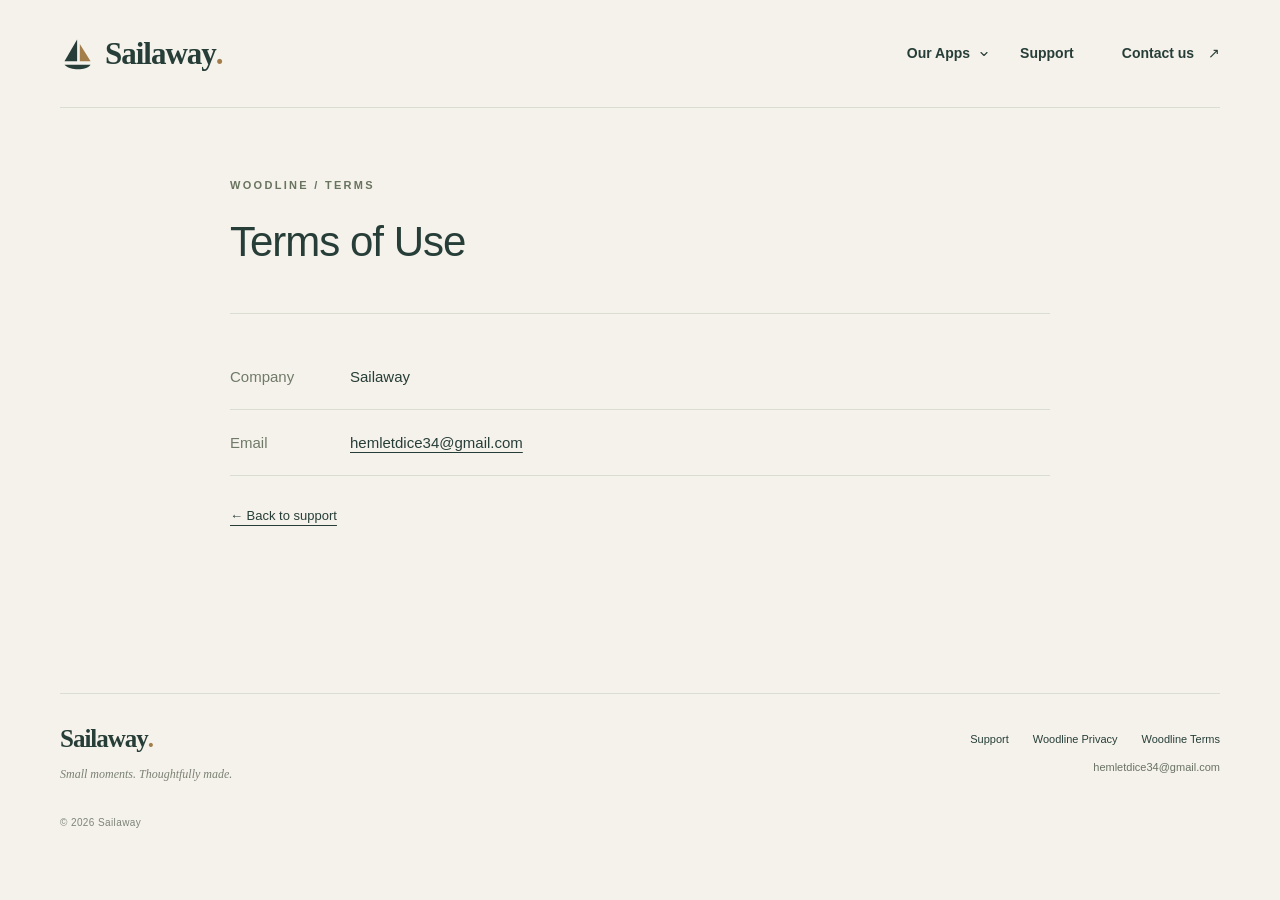
<file: woodline/terms.html>
<!doctype html>
<html lang="en"><head>
<meta charset="utf-8"><meta name="viewport" content="width=device-width, initial-scale=1"><meta name="theme-color" content="#f5f2eb">
<meta name="description" content="Company and contact information for Woodline, by Sailaway."><meta property="og:title" content="Woodline Terms — Sailaway"><meta property="og:description" content="Company and contact information for Woodline, by Sailaway."><meta property="og:type" content="website">
<title>Woodline Terms — Sailaway</title><link rel="icon" href="../assets/sailaway.svg" type="image/svg+xml"><link rel="stylesheet" href="../assets/site.css?v=2"><script src="../assets/site.js?v=2" defer></script>
</head><body><a class="skip-link" href="#main">Skip to content</a>
<header class="site-header wrap">
  <a class="brand" href="../" aria-label="Sailaway home"><img src="../assets/sailaway.svg" width="36" height="36" alt="">Sailaway<span class="brand-dot">.</span></a>
  <nav aria-label="Main navigation">
    <details class="apps-dropdown">
      <summary>Our Apps <svg class="dropdown-chevron" width="12" height="12" viewBox="0 0 16 16" fill="none" aria-hidden="true"><path d="m4 6 4 4 4-4" stroke="currentColor" stroke-width="1.5" stroke-linecap="round" stroke-linejoin="round"/></svg></summary>
      <div class="apps-panel"><p class="apps-label">MADE BY SAILAWAY</p><ul><li><a class="app-menu-link" href="../woodline/"><img src="../assets/woodline-icon.webp" width="48" height="48" alt=""><span><strong>Woodline</strong><small>Wood block puzzle</small></span><span class="app-menu-arrow" aria-hidden="true">↗</span></a></li><li><a class="app-menu-link" href="../lastroad/"><svg width="48" height="48" viewBox="0 0 48 48" aria-hidden="true"><rect width="48" height="48" rx="11" fill="#1f2a24"/><path d="M20 40 23 8h2l3 32z" fill="#f5f2eb" opacity=".9"/><path d="M24 12v6m0 6v6" stroke="#1f2a24" stroke-width="2"/></svg><span><strong>LastRoad</strong><small>Zombie survival story</small></span><span class="app-menu-arrow" aria-hidden="true">↗</span></a></li></ul></div>
    </details>
    <a href="../support.html">Support</a>
    <a class="nav-contact" href="mailto:hemletdice34@gmail.com">Contact us <span aria-hidden="true">↗</span></a>
  </nav>
</header>
<main class="wrap page-main legal-main" id="main"><div class="page-heading"><p class="eyebrow">WOODLINE / TERMS</p><h1>Terms of Use</h1></div><div class="legal-content"><dl class="legal-contact"><dt>Company</dt><dd>Sailaway</dd><dt>Email</dt><dd><a href="mailto:hemletdice34@gmail.com">hemletdice34@gmail.com</a></dd></dl></div><a class="back-link" href="../support.html">← Back to support</a></main><footer class="site-footer wrap"><div><a class="brand footer-brand" href="../">Sailaway<span class="brand-dot">.</span></a><p>Small moments. Thoughtfully made.</p></div><div class="footer-links"><a href="../support.html">Support</a><a href="../woodline/privacy.html">Woodline Privacy</a><a href="../woodline/terms.html">Woodline Terms</a><a href="mailto:hemletdice34@gmail.com">hemletdice34@gmail.com</a></div><p class="copyright">© 2026 Sailaway</p></footer></body></html>
</file>
<file: assets/site.css>
:root{color-scheme:light;--paper:#f5f2eb;--ink:#273e38;--muted:#666b62;--line:#d9ddd2;--wood:#8b6a47;--white:#fffcf5;font-family:-apple-system,BlinkMacSystemFont,"Segoe UI","Apple SD Gothic Neo","Malgun Gothic",sans-serif;font-synthesis:none}*{box-sizing:border-box}html{scroll-behavior:smooth;scroll-padding-top:35px}body{margin:0;background:var(--paper);color:var(--ink);font-size:16px;line-height:1.8;-webkit-font-smoothing:antialiased}a{color:inherit;text-decoration:none}button{font:inherit}a,button,summary{-webkit-tap-highlight-color:transparent}a:focus-visible,button:focus-visible,summary:focus-visible{outline:3px solid #9c713e;outline-offset:5px}img{display:block;max-width:100%;height:auto}h1,h2,h3,p{margin-top:0}p{word-break:keep-all}h1,h2,h3{line-height:1.4;word-break:keep-all}.wrap{width:min(1160px,calc(100% - 96px));margin-inline:auto}.skip-link{position:fixed;top:-100px;left:16px;z-index:10;background:var(--ink);color:white;padding:12px}.skip-link:focus{top:12px}.site-header{height:108px;display:flex;align-items:center;justify-content:space-between;border-bottom:1px solid var(--line)}.brand{display:inline-flex;align-items:center;font:600 31px/1 Georgia,"Times New Roman",serif;letter-spacing:-1px}.brand img{margin-right:9px}.brand-dot{color:#a37e4b}.site-header nav{display:flex;gap:30px;align-items:center;font-size:14px;font-weight:600}.site-header nav a{padding:10px 0}.site-header nav a:hover,.footer-links a:hover,.product-links a:hover{text-decoration:underline;text-underline-offset:5px}.nav-contact{margin-left:18px}.nav-contact span{margin-left:10px}.hero{display:grid;grid-template-columns:1.05fr 1fr;align-items:center;gap:36px;min-height:730px;padding-top:60px;padding-bottom:78px}.eyebrow{font-size:11px;font-weight:600;letter-spacing:2.3px;line-height:1.7}.hero-copy .eyebrow{display:flex;gap:12px;align-items:center;margin-bottom:29px;font-size:10px;letter-spacing:1.7px}.tiny-line{width:24px;height:1px;background:#899486}.hero h1{font-size:clamp(38px,4.6vw,61px);font-weight:500;letter-spacing:-3px;line-height:1.38;margin-bottom:25px}.serif-accent{font-family:Georgia,"Batang","AppleMyungjo",serif}.hero-description{font-size:16px;line-height:1.95;color:var(--muted);margin-bottom:35px}.button{display:inline-flex;justify-content:space-between;align-items:center;gap:38px;min-height:56px;padding:14px 24px;font-size:14px;font-weight:600;border:1px solid transparent;transition:background .2s,transform .2s}.button:hover{transform:translateY(-2px)}.button-dark{background:var(--ink);color:var(--white)}.button-dark:hover{background:#38564c}.button-light{background:var(--white);color:var(--ink)}.hero-note{font:italic 15px Georgia,serif;color:#737a6d;margin:28px 0 0}.hero-art{position:relative;isolation:isolate;padding:36px 31px 35px 19px;min-width:0}.art-orbit{position:absolute;inset:12% -1%;border:1px solid #d5d9cc;border-radius:50%;transform:rotate(-18deg);z-index:-1}.hero-art:before{content:"";position:absolute;inset:15% 5% 5%;background:#dce0d3;border-radius:48% 52% 46% 54%;z-index:-1}.woodline-preview{background:#eee7d6;padding:26px 24px 18px;box-shadow:0 28px 48px -25px #394b3c70,0 4px 7px #524f3020;border:1px solid #e3d7bd;border-radius:15px;transform:rotate(6deg)}.preview-heading{display:flex;align-items:center;gap:9px;font:18px Georgia,serif;letter-spacing:4px;color:#4c4130}.preview-sun{margin-left:auto;font-size:26px;letter-spacing:0;color:#7d8063}.preview-logo{width:20px;display:grid;grid-template-columns:repeat(2,8px);gap:2px;transform:rotate(-6deg)}.preview-logo i{height:8px;background:#a28155;border-radius:1px;box-shadow:0 1px 1px #6d4c2a}.preview-score{display:flex;align-items:flex-end;justify-content:space-between;padding:24px 0 17px;color:#77684e}.preview-score span{display:block;font-size:7px;letter-spacing:1.5px}.preview-score strong{display:block;font:43px/1.15 Georgia,serif;color:#453b2d;font-weight:400}.preview-score .preview-best{text-align:right}.preview-best strong{font-size:24px;margin-top:5px;color:#8d7046}.preview-best span{color:#697453;font-size:7px;letter-spacing:1px}.board-art{width:100%;filter:drop-shadow(0 3px 2px #6f58332b)}.preview-pieces{display:flex;justify-content:space-around;align-items:center;height:70px;padding-top:14px}.mini-piece{display:grid;gap:3px;grid-template-columns:repeat(2,17px)}.mini-piece i{width:17px;height:17px;border-radius:3px;background:repeating-linear-gradient(0deg,#b28d51,#b28d51 2px,#bd985b 3px,#ba9457 5px);box-shadow:inset 0 1px 1px #fff2,0 2px 1px #876038}.piece-a i:nth-child(3){grid-column:2}.piece-b{transform:rotate(-5deg)}.piece-c{grid-template-columns:repeat(3,17px);transform:rotate(4deg)}.preview-caption{font:8px Georgia,serif;letter-spacing:3px;color:#8d7752;text-align:center;margin:13px 0 2px}.art-label{position:absolute;bottom:3px;right:13px;font-size:8px;letter-spacing:2px;color:#747e6b}.product-section{background:#e9ede4;border-top:1px solid #e0e4db;border-bottom:1px solid #dce2d6}.product{padding-block:82px 87px;display:grid;grid-template-columns:1fr 1fr;gap:95px}.product-intro>.eyebrow{color:#67755e;margin-bottom:30px}.product-identity{display:flex;align-items:center;gap:22px;margin-bottom:30px}.app-icon{border-radius:23%;box-shadow:0 5px 13px #574a3020;border:1px solid #dfd4bd;width:104px}.status{display:flex;align-items:center;gap:7px;font-size:11px;color:#5c684e;margin-bottom:5px}.status span{width:5px;height:5px;border-radius:50%;background:#7f8a60}.product h2{font:38px/1.1 Georgia,serif;letter-spacing:-1px;margin-bottom:6px}.product-type{font-size:12px;color:#697262;margin-bottom:0}.product-intro>h3{font-size:30px;letter-spacing:-1.5px;font-weight:500;line-height:1.55;margin-bottom:14px}.product-description{font-size:14px;color:#5d695c;max-width:390px;line-height:1.9}.product-links{display:flex;gap:23px;font-size:12px;margin-top:26px}.product-links span{margin-left:7px}.feature-list{padding-top:49px}.feature{display:flex;align-items:center;gap:22px;border-top:1px solid #cbd4c5;padding:29px 0}.feature:last-child{border-bottom:1px solid #cbd4c5}.feature-number{font-size:10px;color:#74816d;align-self:flex-start;margin-top:5px}.feature h3{font-size:17px;font-weight:500;letter-spacing:-.5px;margin-bottom:7px}.feature p{font-size:13px;color:#687264;line-height:1.9;margin:0;max-width:295px}.feature-mark{margin-left:auto;font:30px Georgia,serif;color:#76836b;min-width:28px;text-align:center}.support-section{padding-block:73px}.contact-panel{background:var(--ink);color:#f5f2e9;display:flex;align-items:center;justify-content:space-between;gap:30px;padding:45px 48px}.contact-panel .eyebrow{font-size:9px;color:#bfccb4;margin-bottom:15px}.contact-panel h2{font-size:28px;font-weight:500;letter-spacing:-1px;margin-bottom:9px}.contact-panel p:not(.eyebrow){font-size:13px;color:#c4cdc0;margin-bottom:0}.contact-panel .button{flex-shrink:0;min-width:160px}.site-footer{display:grid;grid-template-columns:1fr auto;gap:20px;padding-block:0 31px;border-top:1px solid var(--line);padding-top:32px}.footer-brand{font-size:25px}.site-footer>div>p{font:italic 12px Georgia,serif;color:#7b8174;margin:10px 0 0}.footer-links{display:flex;flex-wrap:wrap;justify-content:flex-end;gap:8px 24px;font-size:11px;align-content:start;padding-top:4px;max-width:510px}.footer-links a:last-child{flex-basis:100%;text-align:right;color:#697265}.copyright{grid-column:1/-1;font-size:10px;color:#7d8478;margin:12px 0 0;letter-spacing:.4px}.page-main{padding-top:68px;padding-bottom:75px;min-height:65vh}.page-heading{max-width:760px;margin-bottom:42px}.page-heading .eyebrow{color:#68745f;margin-bottom:18px}.page-heading h1{font-size:42px;letter-spacing:-2px;font-weight:500;margin-bottom:17px}.page-heading>p:not(.eyebrow){color:var(--muted);font-size:15px}.support-grid{display:grid;grid-template-columns:1.35fr 1fr;gap:64px;align-items:start}.section-title{font-size:22px;letter-spacing:-.7px;font-weight:500;margin-bottom:20px}.help-section{margin-bottom:44px;scroll-margin-top:35px}.steps{list-style:none;padding:0;margin:0;counter-reset:steps}.steps li{counter-increment:steps;display:flex;gap:17px;padding:17px 0;border-bottom:1px solid var(--line);font-size:14px;color:#5b675b}.steps li:before{content:"0" counter(steps);font-size:11px;letter-spacing:1px;color:#7c866f;padding-top:2px}.steps strong{font-weight:600;color:var(--ink)}.faq details{border-top:1px solid var(--line);padding:17px 0}.faq details:last-child{border-bottom:1px solid var(--line)}summary{cursor:pointer;font-size:14px;font-weight:500;padding-right:13px}details p{font-size:13px;color:#60695d;margin:12px 0 0;padding-right:22px}.contact-card{padding:30px;background:#e9ede4;border:1px solid #dbe1d4}.contact-card .eyebrow{font-size:9px;color:#707c64}.contact-card h2{font-size:24px;font-weight:500;letter-spacing:-.8px;margin-bottom:12px}.contact-card p{font-size:13px;color:#646e60}.email-address{font-size:clamp(13px,1.4vw,17px);font-weight:600;overflow-wrap:anywhere;display:block;text-decoration:underline;text-underline-offset:4px}.contact-actions{display:flex;gap:9px;margin-top:23px;flex-wrap:wrap}.contact-actions .button{font-size:12px;padding:10px 15px;min-height:44px;gap:12px}.button-outline{border-color:#9ca88f;background:transparent;color:var(--ink);cursor:pointer}.button-outline:hover{background:#dce3d3}.copy-status{min-height:24px!important;margin:9px 0 0!important;font-size:11px!important}.contact-note{font-size:11px!important;margin-top:9px}.legal-main{max-width:820px}.legal-content{padding:30px 0 0;border-top:1px solid var(--line)}.legal-content section{margin-bottom:28px}.legal-content h2{font-size:21px;font-weight:500;letter-spacing:-.5px;margin-bottom:16px}.legal-content p{font-size:14px;color:#5e675d;line-height:2;margin-bottom:14px}.legal-meta{font-size:12px;color:#7a8374}.legal-contact{margin:0;display:grid;grid-template-columns:120px 1fr;font-size:15px}.legal-contact dt,.legal-contact dd{margin:0;padding:19px 0;border-bottom:1px solid var(--line)}.legal-contact dt{color:#707a69}.legal-contact dd{overflow-wrap:anywhere}.legal-contact dd a{text-decoration:underline;text-underline-offset:4px}.back-link{display:inline-flex;gap:10px;margin-top:28px;font-size:13px;text-decoration:underline;text-underline-offset:5px}.not-found{min-height:60vh;padding-block:100px}.not-found h1{font-size:44px;font-weight:500;letter-spacing:-1px}.not-found p{color:var(--muted)}
[hidden]{display:none!important}
.site-header{position:relative;z-index:5}.apps-dropdown{position:relative}.apps-dropdown>summary{display:flex;align-items:center;gap:8px;list-style:none;font-size:14px;font-weight:600;padding:10px 0;white-space:nowrap}.apps-dropdown>summary::-webkit-details-marker{display:none}.dropdown-chevron{transition:transform .2s}.apps-dropdown[open] .dropdown-chevron{transform:rotate(180deg)}.apps-panel{position:absolute;top:calc(100% + 13px);right:0;width:280px;background:#fffcf5;border:1px solid #d9ddd2;padding:18px 12px 12px;box-shadow:0 15px 35px #273e3826;border-radius:8px;z-index:20}.apps-dropdown:not([open]) .apps-panel{display:none}.apps-label{margin:0 10px 10px;font-size:9px;letter-spacing:1.8px;color:#707a69}.apps-panel ul{list-style:none;margin:0;padding:0}.site-header nav .app-menu-link{display:flex;align-items:center;gap:13px;padding:12px 10px;border-radius:5px;text-decoration:none}.app-menu-link:hover,.app-menu-link:focus-visible{background:#e9ede4}.app-menu-link img{width:48px;height:48px;border-radius:11px;flex-shrink:0}.app-menu-link strong{display:block;font:22px/1.3 Georgia,serif;font-weight:400;letter-spacing:-.3px}.app-menu-link small{display:block;color:#687264;font-size:11px;line-height:1.5;margin-top:3px}.app-menu-arrow{margin-left:auto;color:#7b876e;font-size:19px}.company-hero{display:grid;grid-template-columns:1.2fr 1fr;gap:55px;align-items:center;min-height:655px;padding-block:72px 85px}.company-copy .eyebrow{display:flex;align-items:center;gap:12px;margin-bottom:29px}.company-copy h1{font:clamp(42px,4.8vw,66px)/1.13 Georgia,"Times New Roman",serif;letter-spacing:-2.7px;margin-bottom:26px;font-weight:400}.company-copy h1 em{font-weight:400;color:#6d7d60}.company-lead{font-size:16px;color:#646e60;max-width:400px;line-height:1.9;margin-bottom:30px}.company-art{height:400px;position:relative;isolation:isolate;display:flex;align-items:center;justify-content:center}.company-art:before{content:"";position:absolute;inset:10% 5%;border-radius:50%;background:radial-gradient(ellipse,#e0e5d5 10%,#e8eadd 60%,#f5f2eb 72%);z-index:-1}.company-sail{width:210px;transform:rotate(-7deg);filter:drop-shadow(10px 15px 0 #273e3809);margin-bottom:18px}.sail-orbit{position:absolute;inset:7% -3% 9%;border:1px solid #d6dccd;border-radius:50%;transform:rotate(-25deg);z-index:-1}.orbit-two{inset:15% 2% 1%;transform:rotate(20deg);border-color:#e0e3d6}.sail-sun{position:absolute;top:32px;right:61px;width:54px;height:54px;border-radius:50%;background:#c9b38e;opacity:.65}.sea-line{position:absolute;height:1px;background:#84917c55;bottom:72px;width:160px}.sea-two{bottom:59px;width:112px;transform:translateX(25px)}.sea-three{bottom:46px;width:67px;transform:translateX(-14px)}.company-art-label{position:absolute;bottom:-12px;font-size:8px;letter-spacing:2px;color:#7e8876}.company-about{background:#e9ede4;border-block:1px solid #dce2d6}.company-about-grid{display:grid;grid-template-columns:1fr 1.25fr;gap:100px;padding-block:72px}.company-about .eyebrow{color:#68765f;margin-bottom:25px}.company-about h2{font:42px/1.2 Georgia,serif;letter-spacing:-1px;font-weight:400;margin-bottom:0}.company-about-copy{padding-top:5px}.company-about-copy p{font-size:15px;color:#596756;line-height:1.95}.studio-values{display:flex;flex-wrap:wrap;gap:10px 22px;border-top:1px solid #cbd4c5;padding-top:22px;margin-top:25px;font-size:11px;color:#617357}.company-contact-email{font-size:16px;text-decoration:underline;text-underline-offset:6px;overflow-wrap:anywhere}.company-contact-email span{display:inline-block;margin-left:10px}.woodline-title{font-family:Georgia,serif;font-size:64px!important;letter-spacing:-1.5px!important}.page-heading h1{letter-spacing:-1px}.feature h3{letter-spacing:0}.page-heading>p,.company-lead,.company-about-copy p,.contact-panel p,.feature p,.product-description,.legal-content p{word-break:normal}.legal-contact{grid-template-columns:120px 1fr}
@media(max-width:1000px){.company-hero{gap:20px;min-height:600px}.company-copy h1{font-size:47px;letter-spacing:-2px}.company-art{height:350px}.company-sail{width:180px}.company-about-grid{gap:55px}.company-contact-email{font-size:14px}}
@media(max-width:700px){.apps-dropdown>summary{font-size:12px;gap:5px}.apps-panel{right:-62px;width:min(280px,calc(100vw - 40px));top:calc(100% + 12px)}.company-hero{grid-template-columns:1fr;gap:24px;padding-block:46px 49px;min-height:0}.company-copy h1{font-size:46px;letter-spacing:-2px;line-height:1.18}.company-copy .eyebrow{font-size:9px;letter-spacing:1.8px;margin-bottom:24px}.company-lead{font-size:15px;max-width:420px}.company-art{width:min(100%,350px);height:300px;margin:0 auto 12px}.company-sail{width:159px}.sail-sun{width:40px;height:40px;right:52px;top:26px}.sea-line{bottom:50px;width:130px}.sea-two{bottom:39px;width:95px}.sea-three{bottom:28px;width:56px}.company-art-label{font-size:7px;bottom:-18px}.company-about-grid{grid-template-columns:1fr;gap:25px;padding-block:43px}.company-about h2{font-size:35px}.company-about .eyebrow{margin-bottom:17px}.company-about-copy p{font-size:14px}.studio-values{font-size:10px;gap:10px 18px;padding-top:20px}.company-contact-email{display:inline-block;margin-top:23px;font-size:13px}.woodline-title{font-size:55px!important}.legal-contact{grid-template-columns:85px 1fr}.product-links{flex-wrap:wrap}}
@media(max-width:400px){.site-header nav{gap:12px}.site-header .brand{font-size:24px}.site-header .brand img{width:26px;margin-right:4px}.apps-panel{right:-55px}.company-copy h1{font-size:40px;letter-spacing:-1.7px}.company-contact-email span{margin-left:3px}}
@media(min-width:1500px){.hero{min-height:780px}.hero-art{padding-inline:32px}.hero h1{font-size:62px}}
@media(max-width:1000px){.wrap{width:calc(100% - 64px)}.hero{gap:12px;min-height:650px;padding-block:54px 68px}.hero-art{padding:25px 7px 25px 5px}.hero h1{font-size:45px;letter-spacing:-2.5px}.hero-copy .eyebrow{font-size:8px;letter-spacing:1.3px}.woodline-preview{padding:20px 18px 12px}.preview-heading{font-size:16px;letter-spacing:3px}.product{gap:48px}.product-links{gap:13px}.feature{gap:15px}.contact-panel{padding:35px}.support-grid{gap:35px}.footer-links{max-width:400px}}
@media(max-width:700px){.wrap{width:calc(100% - 40px)}.site-header{height:82px}.brand{font-size:26px}.brand img{width:29px;margin-right:6px}.site-header nav{gap:17px;font-size:12px}.site-header nav .nav-contact{display:none}.hero{grid-template-columns:1fr;padding-top:43px;padding-bottom:49px;gap:20px}.hero h1{font-size:44px;line-height:1.37;letter-spacing:-2.3px;margin-bottom:19px}.hero-copy .eyebrow{font-size:8px;letter-spacing:1.4px;margin-bottom:22px}.hero-description{font-size:14px;margin-bottom:25px}.button{min-height:51px;padding:13px 20px;font-size:13px;gap:32px}.hero-note{font-size:13px;margin-top:20px}.hero-art{width:min(88%,365px);margin:0 auto;padding:24px 14px 24px 5px}.woodline-preview{padding:24px 20px 15px;border-radius:13px;transform:rotate(5deg)}.preview-heading{font-size:17px}.preview-score{padding-block:19px 14px}.preview-score strong{font-size:38px}.preview-best strong{font-size:23px}.preview-pieces{height:62px}.preview-caption{font-size:7px}.art-label{font-size:7px;right:9px;bottom:0}.product{padding-block:49px 48px;grid-template-columns:1fr;gap:13px}.product-intro>.eyebrow{margin-bottom:24px}.product-intro>h3{font-size:29px}.product-description{max-width:100%;font-size:14px}.product-identity{gap:19px;margin-bottom:26px}.app-icon{width:88px}.product h2{font-size:35px}.product-links{gap:25px;font-size:12px}.feature-list{padding-top:20px}.feature{padding:25px 0;gap:18px}.feature p{max-width:none}.support-section{padding-block:40px}.contact-panel{display:block;padding:29px 25px}.contact-panel h2{font-size:25px}.contact-panel p:not(.eyebrow){font-size:12px}.contact-panel .button{margin-top:26px;min-width:150px}.site-footer{grid-template-columns:1fr;padding-top:27px;gap:24px;padding-bottom:24px}.footer-links{justify-content:flex-start;max-width:none;gap:12px 22px}.footer-links a:last-child{text-align:left;margin-top:3px}.copyright{margin:0}.page-main{padding-top:43px;padding-bottom:48px}.page-heading{margin-bottom:31px}.page-heading h1{font-size:34px;letter-spacing:-1.6px}.page-heading>p:not(.eyebrow){font-size:14px}.support-grid{grid-template-columns:1fr;gap:10px}.contact-card{padding:26px}.email-address{font-size:17px}.legal-content{padding-top:24px}.legal-content h2{font-size:19px}.legal-content p{font-size:13px}.legal-contact{grid-template-columns:95px 1fr;font-size:13px}.not-found h1{font-size:33px}}
@media(prefers-reduced-motion:reduce){html{scroll-behavior:auto}*,*:before,*:after{transition:none!important;animation:none!important}}
</file>
